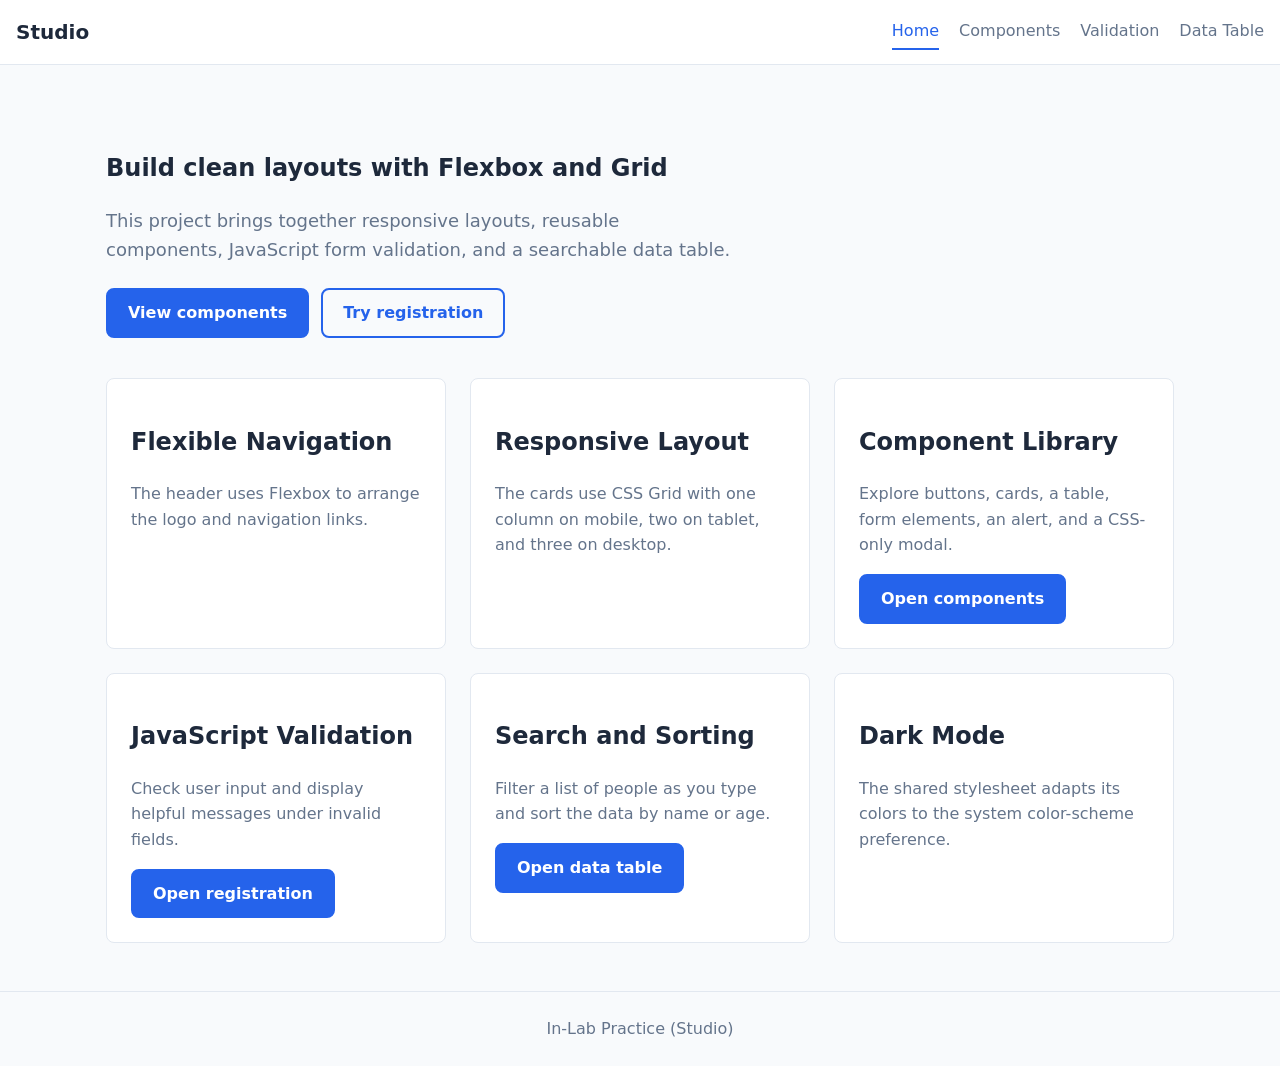
<file: index.html>
<!DOCTYPE html>
<html lang="en">
<head>
    <meta charset="UTF-8">
    <meta name="viewport" content="width=device-width, initial-scale=1">
    <title>Studio - Home</title>
    <link rel="stylesheet" href="styles.css">
</head>
<body>

<header class="site-header">
    <a class="logo" href="index.html">Studio</a>

    <nav aria-label="Main navigation">
        <ul>
            <li><a class="active" href="index.html" aria-current="page">Home</a></li>
            <li><a href="components.html">Components</a></li>
            <li><a href="validation.html">Validation</a></li>
            <li><a href="data.html">Data Table</a></li>
        </ul>
    </nav>
</header>

<main class="container">

    <section class="hero">
        <h1>Build clean layouts with Flexbox and Grid</h1>

        <p>
            This project brings together responsive layouts,
            reusable components, JavaScript form validation,
            and a searchable data table.
        </p>

        <div class="actions">
            <a class="btn" href="components.html">View components</a>
            <a class="btn btn-outline" href="validation.html">Try registration</a>
        </div>
    </section>

    <section class="grid" aria-label="Project features">

        <article class="card">
            <h2>Flexible Navigation</h2>
            <p>
                The header uses Flexbox to arrange the logo
                and navigation links.
            </p>
        </article>

        <article class="card">
            <h2>Responsive Layout</h2>
            <p>
                The cards use CSS Grid with one column on mobile,
                two on tablet, and three on desktop.
            </p>
        </article>

        <article class="card">
            <h2>Component Library</h2>
            <p>
                Explore buttons, cards, a table, form elements,
                an alert, and a CSS-only modal.
            </p>
            <a class="btn" href="components.html">Open components</a>
        </article>

        <article class="card">
            <h2>JavaScript Validation</h2>
            <p>
                Check user input and display helpful messages
                under invalid fields.
            </p>
            <a class="btn" href="validation.html">Open registration</a>
        </article>

        <article class="card">
            <h2>Search and Sorting</h2>
            <p>
                Filter a list of people as you type
                and sort the data by name or age.
            </p>
            <a class="btn" href="data.html">Open data table</a>
        </article>

        <article class="card">
            <h2>Dark Mode</h2>
            <p>
                The shared stylesheet adapts its colors
                to the system color-scheme preference.
            </p>
        </article>

    </section>

</main>

<footer class="site-footer">
    <p>In-Lab Practice (Studio)</p>
</footer>

</body>
</html>
</file>
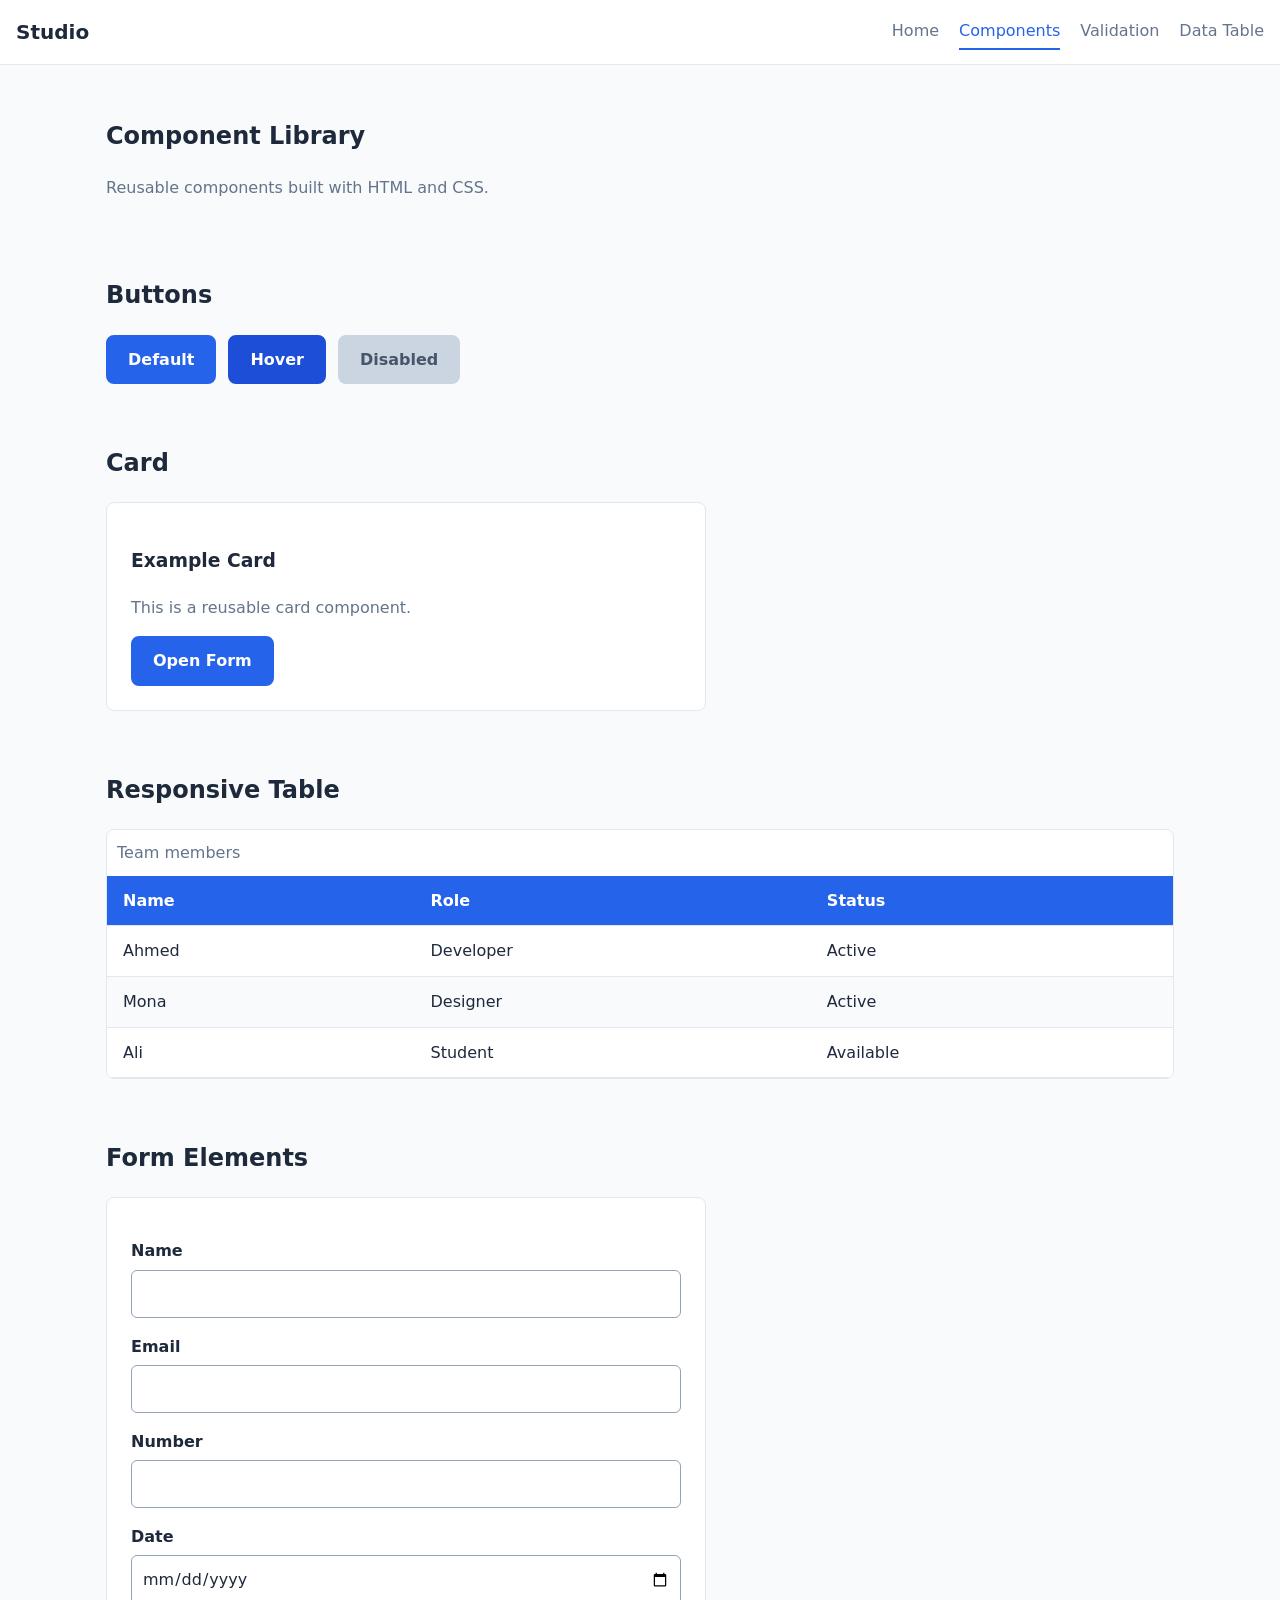
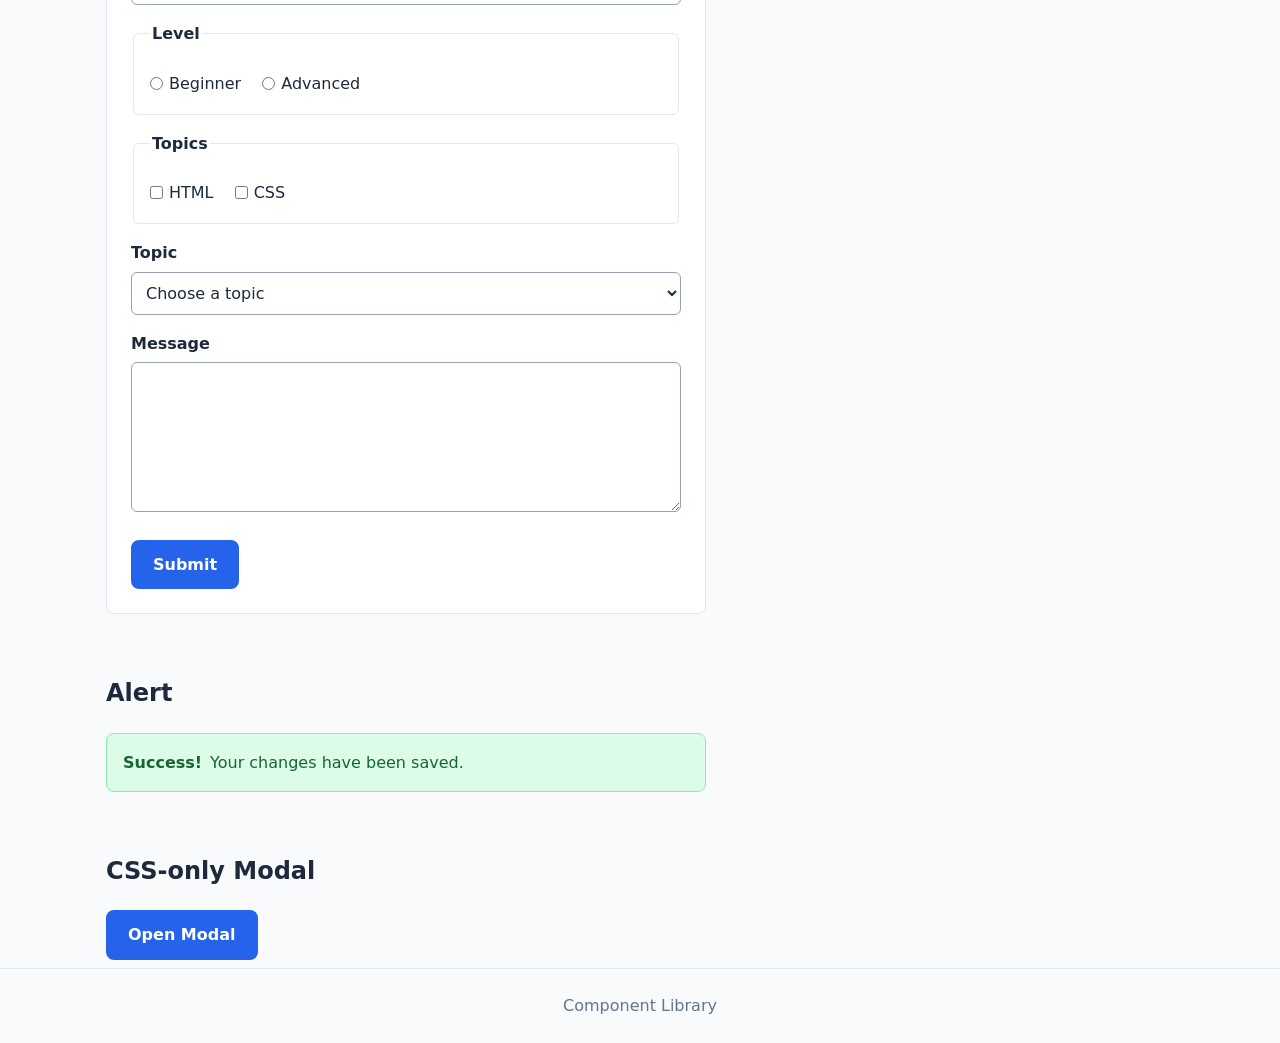
<file: components.html>
<!DOCTYPE html>
<html lang="en">
<head>
    <meta charset="UTF-8">
    <meta name="viewport" content="width=device-width, initial-scale=1">
    <title>Studio - Components</title>
    <link rel="stylesheet" href="styles.css">
</head>
<body>

<header class="site-header">
    <a class="logo" href="index.html">Studio</a>

    <nav aria-label="Main navigation">
        <ul>
            <li><a href="index.html">Home</a></li>
            <li><a class="active" href="components.html" aria-current="page">Components</a></li>
            <li><a href="validation.html">Validation</a></li>
            <li><a href="data.html">Data Table</a></li>
        </ul>
    </nav>
</header>

<main class="container">

    <section class="section">
        <h1>Component Library</h1>
        <p>Reusable components built with HTML and CSS.</p>
    </section>

    <section class="section">
        <h2>Buttons</h2>

        <div class="row">
            <button class="btn" type="button">Default</button>
            <button class="btn is-hover" type="button">Hover</button>
            <button class="btn" type="button" disabled>Disabled</button>
        </div>
    </section>

    <section class="section">
        <h2>Card</h2>

        <article class="card component-card">
            <h3>Example Card</h3>
            <p>This is a reusable card component.</p>
            <a class="btn" href="#form">Open Form</a>
        </article>
    </section>

    <section class="section">
        <h2>Responsive Table</h2>

        <div class="table-wrap">
            <table>
                <caption>Team members</caption>

                <thead>
                    <tr>
                        <th scope="col">Name</th>
                        <th scope="col">Role</th>
                        <th scope="col">Status</th>
                    </tr>
                </thead>

                <tbody>
                    <tr>
                        <td>Ahmed</td>
                        <td>Developer</td>
                        <td>Active</td>
                    </tr>
                    <tr>
                        <td>Mona</td>
                        <td>Designer</td>
                        <td>Active</td>
                    </tr>
                    <tr>
                        <td>Ali</td>
                        <td>Student</td>
                        <td>Available</td>
                    </tr>
                </tbody>
            </table>
        </div>
    </section>

    <section class="section" id="form">
        <h2>Form Elements</h2>

        <form action="#" method="get" class="component-form">

            <label for="component-name">Name</label>
            <input type="text" id="component-name" name="name" required>

            <label for="component-email">Email</label>
            <input type="email" id="component-email" name="email" required>

            <label for="component-number">Number</label>
            <input type="number" id="component-number" name="number">

            <label for="component-date">Date</label>
            <input type="date" id="component-date" name="date">

            <fieldset>
                <legend>Level</legend>

                <label class="choice">
                    <input type="radio" name="level" value="beginner">
                    Beginner
                </label>

                <label class="choice">
                    <input type="radio" name="level" value="advanced">
                    Advanced
                </label>
            </fieldset>

            <fieldset>
                <legend>Topics</legend>

                <label class="choice">
                    <input type="checkbox" name="html" value="yes">
                    HTML
                </label>

                <label class="choice">
                    <input type="checkbox" name="css" value="yes">
                    CSS
                </label>
            </fieldset>

            <label for="topic">Topic</label>

            <select id="topic" name="topic">
                <option value="">Choose a topic</option>
                <option value="flexbox">Flexbox</option>
                <option value="grid">CSS Grid</option>
                <option value="responsive">Responsive Design</option>
            </select>

            <label for="component-message">Message</label>
            <textarea id="component-message" name="message" rows="5"></textarea>

            <button class="btn" type="submit">Submit</button>

        </form>
    </section>

    <section class="section">
        <h2>Alert</h2>

        <div class="alert" role="status">
            <strong>Success!</strong>
            <span>Your changes have been saved.</span>
        </div>
    </section>

    <section class="section">
        <h2>CSS-only Modal</h2>

        <a class="btn" href="#modal">Open Modal</a>

        <div class="modal" id="modal">
            <div class="modal-box">
                <h3>Welcome</h3>
                <p>This modal works with CSS only.</p>
                <a class="btn" href="#modal-close">Close</a>
            </div>
        </div>

        <span id="modal-close"></span>
    </section>

</main>

<footer class="site-footer">
    <p>Component Library</p>
</footer>

</body>
</html>
</file>
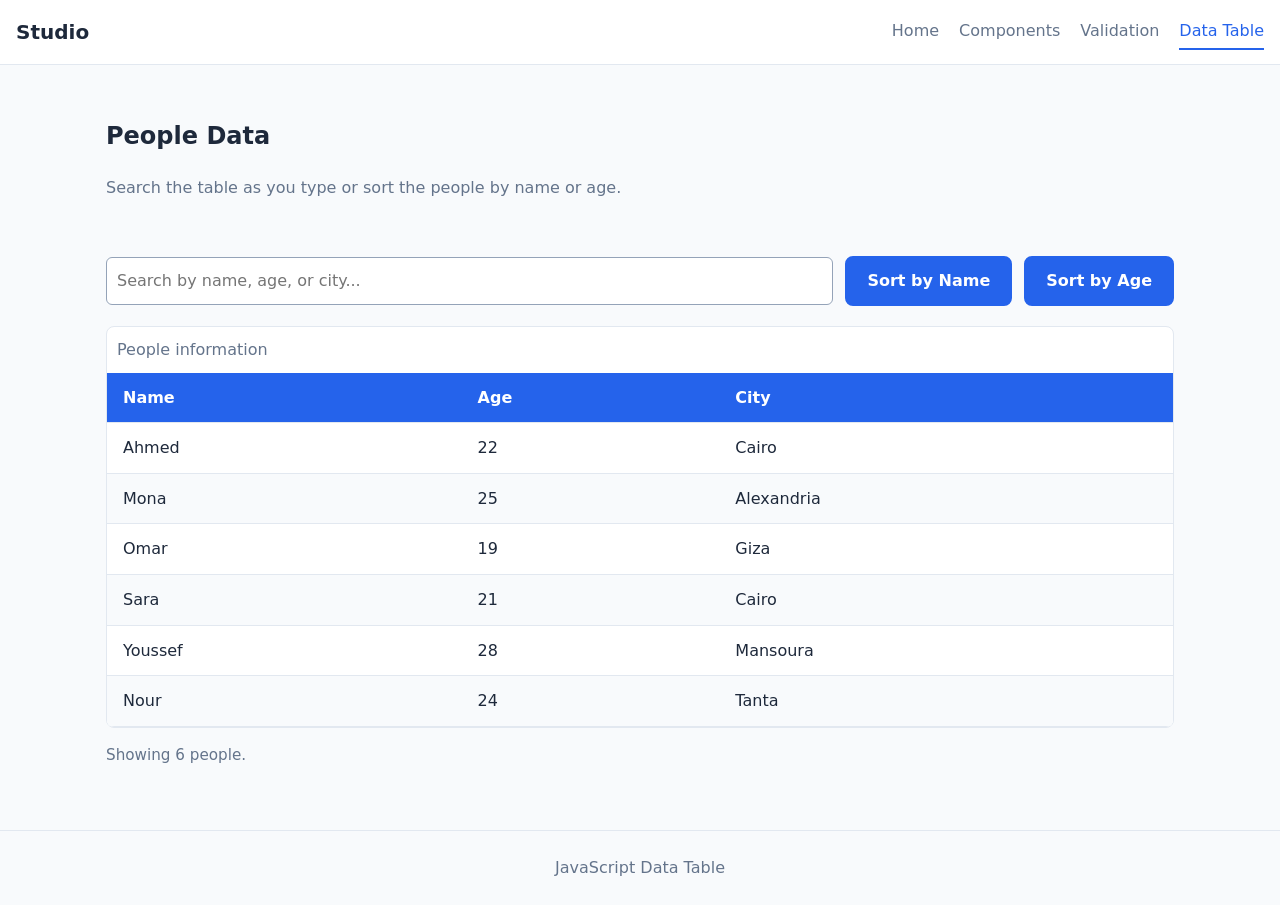
<file: data.html>
<!DOCTYPE html>
<html lang="en">
<head>
    <meta charset="UTF-8">
    <meta name="viewport" content="width=device-width, initial-scale=1">
    <title>Studio - Data Table</title>
    <link rel="stylesheet" href="styles.css">
</head>
<body>

<header class="site-header">
    <a class="logo" href="index.html">Studio</a>

    <nav aria-label="Main navigation">
        <ul>
            <li><a href="index.html">Home</a></li>
            <li><a href="components.html">Components</a></li>
            <li><a href="validation.html">Validation</a></li>
            <li><a class="active" href="data.html" aria-current="page">Data Table</a></li>
        </ul>
    </nav>
</header>

<main class="container page-content">

    <section class="section">
        <h1>People Data</h1>
        <p>Search the table as you type or sort the people by name or age.</p>
    </section>

    <section class="section">

        <div class="data-controls">
            <label class="sr-only" for="searchInput">Search people</label>

            <input
                type="search"
                id="searchInput"
                placeholder="Search by name, age, or city...">

            <button class="btn" type="button" id="sortNameButton">
                Sort by Name
            </button>

            <button class="btn" type="button" id="sortAgeButton">
                Sort by Age
            </button>
        </div>

        <div class="table-wrap">
            <table>
                <caption>People information</caption>

                <thead>
                    <tr>
                        <th scope="col">Name</th>
                        <th scope="col">Age</th>
                        <th scope="col">City</th>
                    </tr>
                </thead>

                <tbody id="tableBody"></tbody>
            </table>
        </div>

        <p id="resultMessage" class="label" role="status" aria-live="polite"></p>

    </section>

</main>

<footer class="site-footer">
    <p>JavaScript Data Table</p>
</footer>

<script>
    const people = [
        { name: "Ahmed", age: 22, city: "Cairo" },
        { name: "Mona", age: 25, city: "Alexandria" },
        { name: "Omar", age: 19, city: "Giza" },
        { name: "Sara", age: 21, city: "Cairo" },
        { name: "Youssef", age: 28, city: "Mansoura" },
        { name: "Nour", age: 24, city: "Tanta" }
    ];

    const tableBody = document.getElementById("tableBody");
    const searchInput = document.getElementById("searchInput");
    const sortNameButton = document.getElementById("sortNameButton");
    const sortAgeButton = document.getElementById("sortAgeButton");
    const resultMessage = document.getElementById("resultMessage");

    let displayedPeople = [...people];

    function displayPeople(data) {
        tableBody.replaceChildren();

        data.forEach(function (person) {
            const row = document.createElement("tr");

            const nameCell = document.createElement("td");
            const ageCell = document.createElement("td");
            const cityCell = document.createElement("td");

            nameCell.textContent = person.name;
            ageCell.textContent = person.age;
            cityCell.textContent = person.city;

            row.append(nameCell, ageCell, cityCell);
            tableBody.appendChild(row);
        });

        if (data.length === 0) {
            resultMessage.textContent = "No matching results found.";
        } else {
            resultMessage.textContent = "Showing " + data.length + " people.";
        }
    }

    function searchPeople() {
        const searchText = searchInput.value.trim().toLowerCase();

        displayedPeople = people.filter(function (person) {
            return person.name.toLowerCase().includes(searchText)
                || String(person.age).includes(searchText)
                || person.city.toLowerCase().includes(searchText);
        });

        displayPeople(displayedPeople);
    }

    searchInput.addEventListener("input", searchPeople);

    sortNameButton.addEventListener("click", function () {
        displayedPeople.sort(function (a, b) {
            return a.name.localeCompare(b.name);
        });

        displayPeople(displayedPeople);
    });

    sortAgeButton.addEventListener("click", function () {
        displayedPeople.sort(function (a, b) {
            return a.age - b.age;
        });

        displayPeople(displayedPeople);
    });

    displayPeople(displayedPeople);
</script>

</body>
</html>
</file>
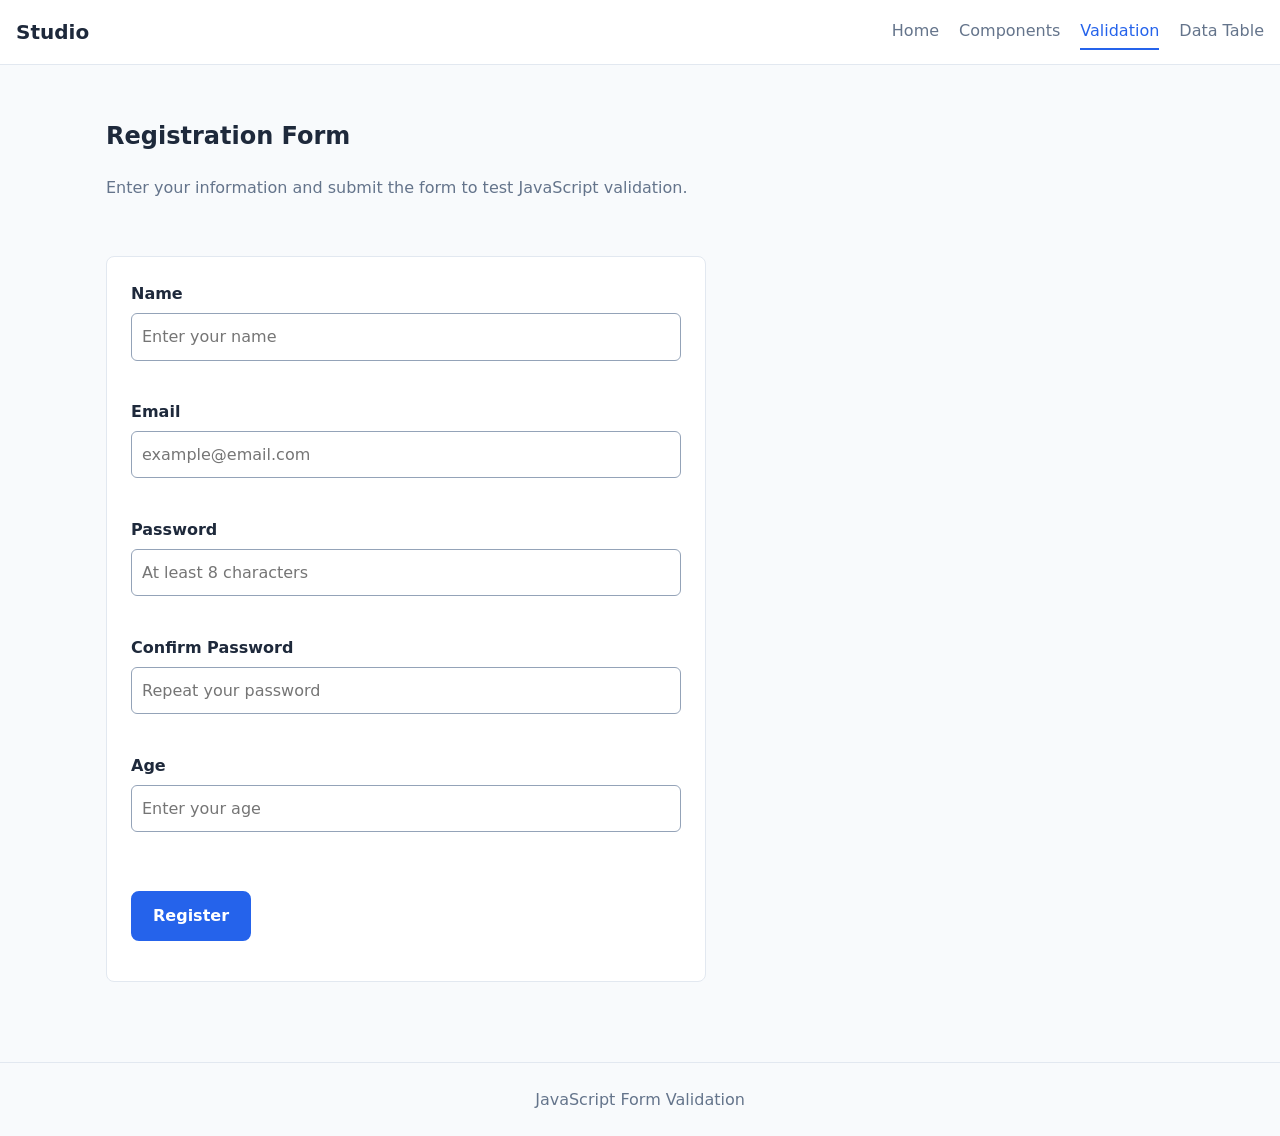
<file: validation.html>
<!DOCTYPE html>
<html lang="en">

<head>
    <meta charset="UTF-8">
    <meta name="viewport" content="width=device-width, initial-scale=1">

    <title>Studio - Validation</title>

    <link rel="stylesheet" href="styles.css">
</head>

<body>

    <!-- Header -->

    <header class="site-header">

        <a class="logo" href="index.html">Studio</a>

        <nav aria-label="Main navigation">
            <ul>
                <li>
                    <a href="index.html">Home</a>
                </li>

                <li>
                    <a href="components.html">Components</a>
                </li>

                <li>
                    <a class="active"
                       href="validation.html"
                       aria-current="page">
                        Validation
                    </a>
                </li>

                <li>
                    <a href="data.html">Data Table</a>
                </li>
            </ul>
        </nav>

    </header>


    <!-- Main Content -->

    <main class="container page-content">

        <section class="section">

            <h1>Registration Form</h1>

            <p>
                Enter your information and submit the form
                to test JavaScript validation.
            </p>

        </section>


        <!-- Registration Form -->

        <section class="section">

            <form id="registrationForm"
                  class="app-form"
                  novalidate>

                <!-- Name -->

                <div class="field">

                    <label for="name">Name</label>

                    <input
                        type="text"
                        id="name"
                        name="name"
                        placeholder="Enter your name">

                    <span class="error" id="nameError"></span>

                </div>


                <!-- Email -->

                <div class="field">

                    <label for="email">Email</label>

                    <input
                        type="email"
                        id="email"
                        name="email"
                        placeholder="example@email.com">

                    <span class="error" id="emailError"></span>

                </div>


                <!-- Password -->

                <div class="field">

                    <label for="password">Password</label>

                    <input
                        type="password"
                        id="password"
                        name="password"
                        placeholder="At least 8 characters">

                    <span class="error" id="passwordError"></span>

                </div>


                <!-- Confirm Password -->

                <div class="field">

                    <label for="confirmPassword">
                        Confirm Password
                    </label>

                    <input
                        type="password"
                        id="confirmPassword"
                        name="confirmPassword"
                        placeholder="Repeat your password">

                    <span
                        class="error"
                        id="confirmPasswordError">
                    </span>

                </div>


                <!-- Age -->

                <div class="field">

                    <label for="age">Age</label>

                    <input
                        type="number"
                        id="age"
                        name="age"
                        placeholder="Enter your age">

                    <span class="error" id="ageError"></span>

                </div>


                <!-- Submit Button -->

                <button class="btn" type="submit">
                    Register
                </button>


                <!-- Success Message -->

                <p
                    id="successMessage"
                    class="success-message"
                    role="status"
                    aria-live="polite">
                </p>

            </form>

        </section>

    </main>


    <!-- Footer -->

    <footer class="site-footer">

        <p>JavaScript Form Validation</p>

    </footer>


    <!-- JavaScript -->

    <script>

        // Get the form and its input fields

        const form = document.getElementById("registrationForm");

        const nameInput = document.getElementById("name");

        const emailInput = document.getElementById("email");

        const passwordInput = document.getElementById("password");

        const confirmPasswordInput =
            document.getElementById("confirmPassword");

        const ageInput = document.getElementById("age");

        const successMessage =
            document.getElementById("successMessage");


        // Display an error message

        function showError(inputId, message) {

            document.getElementById(inputId + "Error").textContent =
                message;

        }


        // Validate Name

        function validateName() {

            const name = nameInput.value.trim();

            if (name === "") {

                showError("name", "Name is required.");

                return false;

            }

            if (name.length < 2) {

                showError(
                    "name",
                    "Name must contain at least 2 characters."
                );

                return false;

            }

            showError("name", "");

            return true;

        }


        // Validate Email

        function validateEmail() {

            const email = emailInput.value.trim();

            const emailPattern =
                /^[^\s@]+@[^\s@]+\.[^\s@]+$/;

            if (email === "") {

                showError("email", "Email is required.");

                return false;

            }

            if (!emailPattern.test(email)) {

                showError("email", "Please enter a valid email.");

                return false;

            }

            showError("email", "");

            return true;

        }


        // Validate Password

        function validatePassword() {

            const password = passwordInput.value;

            if (password === "") {

                showError("password", "Password is required.");

                return false;

            }

            if (password.length < 8) {

                showError(
                    "password",
                    "Password must be at least 8 characters."
                );

                return false;

            }

            showError("password", "");

            return true;

        }


        // Validate Confirm Password

        function validateConfirmPassword() {

            const password = passwordInput.value;

            const confirmPassword = confirmPasswordInput.value;

            if (confirmPassword === "") {

                showError(
                    "confirmPassword",
                    "Please confirm your password."
                );

                return false;

            }

            if (password !== confirmPassword) {

                showError(
                    "confirmPassword",
                    "Passwords do not match."
                );

                return false;

            }

            showError("confirmPassword", "");

            return true;

        }


        // Validate Age

        function validateAge() {

            const ageValue = ageInput.value;

            const age = Number(ageValue);

            if (ageValue.trim() === "") {

                showError("age", "Age is required.");

                return false;

            }

            if (
                !Number.isInteger(age) ||
                age < 1 ||
                age > 120
            ) {

                showError(
                    "age",
                    "Age must be a number between 1 and 120."
                );

                return false;

            }

            showError("age", "");

            return true;

        }


        // Validate the form when the user submits it

        form.addEventListener("submit", function (event) {

            // Prevent normal form submission

            event.preventDefault();


            // Check every field

            const isNameValid = validateName();

            const isEmailValid = validateEmail();

            const isPasswordValid = validatePassword();

            const isConfirmPasswordValid =
                validateConfirmPassword();

            const isAgeValid = validateAge();


            // If any field is invalid, stop here

            if (
                !isNameValid ||
                !isEmailValid ||
                !isPasswordValid ||
                !isConfirmPasswordValid ||
                !isAgeValid
            ) {

                successMessage.textContent = "";

                return;

            }


            // All fields are valid

            successMessage.textContent =
                "Registration successful! This is a front-end demo.";

        });


        // Clear the success message when the user edits the form

        form.addEventListener("input", function () {

            successMessage.textContent = "";

        });

    </script>

</body>

</html>
</file>
<file: styles.css>
:root {
    --primary: #2563eb;
    --primary-dark: #1d4ed8;
    --bg: #f8fafc;
    --surface: #ffffff;
    --text: #1e293b;
    --muted: #64748b;
    --border: #e2e8f0;
    --radius: 8px;
    --space: 16px;
}

* {
    box-sizing: border-box;
}

html {
    scroll-behavior: smooth;
}

body {
    margin: 0;
    font-family: system-ui, sans-serif;
    background: var(--bg);
    color: var(--text);
    line-height: 1.6;
}

.container {
    max-width: 1100px;
    margin: 0 auto;
    padding: 0 var(--space);
}

.site-header {
    display: flex;
    justify-content: space-between;
    align-items: center;
    flex-wrap: wrap;
    gap: var(--space);
    padding: 14px var(--space);
    background: var(--surface);
    border-bottom: 1px solid var(--border);
}

.logo {
    color: var(--text);
    font-size: 1.25rem;
    font-weight: 700;
    text-decoration: none;
}

.site-header ul {
    display: flex;
    flex-wrap: wrap;
    gap: 20px;
    list-style: none;
    margin: 0;
    padding: 0;
}

.site-header nav a {
    display: inline-block;
    color: var(--muted);
    text-decoration: none;
    padding: 4px 0;
}

.site-header nav a:hover,
.site-header nav a.active {
    color: var(--primary);
    border-bottom: 2px solid var(--primary);
}

.hero {
    padding: 64px 0 40px;
}

.hero p {
    max-width: 55ch;
    color: var(--muted);
    font-size: 1.125rem;
}

.actions,
.row,
.data-controls {
    display: flex;
    flex-wrap: wrap;
    gap: 12px;
    align-items: center;
}

.actions {
    margin-top: 24px;
}

.btn {
    display: inline-block;
    padding: 10px 20px;
    font: inherit;
    font-weight: 600;
    color: #ffffff;
    background: var(--primary);
    border: 2px solid var(--primary);
    border-radius: var(--radius);
    text-decoration: none;
    cursor: pointer;
}

.btn:hover:not(:disabled),
.btn.is-hover {
    background: var(--primary-dark);
    border-color: var(--primary-dark);
}

.btn:focus-visible,
a:focus-visible,
input:focus-visible,
select:focus-visible,
textarea:focus-visible {
    outline: 3px solid #93b4f8;
    outline-offset: 2px;
}

.btn:disabled {
    background: #cbd5e1;
    border-color: #cbd5e1;
    color: #475569;
    cursor: not-allowed;
}

.btn-outline {
    background: transparent;
    color: var(--primary);
}

.btn-outline:hover {
    background: var(--primary);
    color: #ffffff;
}

.grid {
    display: grid;
    grid-template-columns: 1fr;
    gap: 24px;
    padding-bottom: 48px;
}

.card {
    background: var(--surface);
    border: 1px solid var(--border);
    border-radius: var(--radius);
    padding: 24px;
}

.card p {
    color: var(--muted);
}

.component-card {
    max-width: 600px;
}

.site-footer {
    border-top: 1px solid var(--border);
    padding: 24px;
    color: var(--muted);
    text-align: center;
}

.site-footer p {
    margin: 0;
}

.section {
    padding: 32px 0 8px;
}

.section > p {
    color: var(--muted);
}

.table-wrap {
    overflow-x: auto;
    background: var(--surface);
    border: 1px solid var(--border);
    border-radius: var(--radius);
}

table {
    width: 100%;
    min-width: 500px;
    border-collapse: collapse;
    background: var(--surface);
}

caption {
    padding: 10px;
    color: var(--muted);
    text-align: left;
}

th,
td {
    padding: 12px 16px;
    text-align: left;
    border-bottom: 1px solid var(--border);
}

th {
    background: var(--primary);
    color: #ffffff;
}

tbody tr:nth-child(even) {
    background: var(--bg);
}

form {
    max-width: 600px;
    background: var(--surface);
    padding: 24px;
    border: 1px solid var(--border);
    border-radius: var(--radius);
}

label,
legend {
    font-weight: 600;
}

.component-form > label,
.field > label {
    display: block;
    margin-top: 16px;
}

input,
select,
textarea {
    width: 100%;
    padding: 10px;
    margin-top: 6px;
    border: 1px solid #94a3b8;
    border-radius: 6px;
    background: var(--surface);
    color: var(--text);
    font: inherit;
}

textarea {
    resize: vertical;
}

fieldset {
    margin-top: 16px;
    padding: 16px;
    border: 1px solid var(--border);
    border-radius: 6px;
}

fieldset .choice {
    display: inline-flex;
    align-items: center;
    gap: 6px;
    margin: 8px 16px 0 0;
    font-weight: 400;
}

fieldset input {
    width: auto;
    margin: 0;
}

form .btn {
    margin-top: 20px;
}

.page-content {
    padding-bottom: 40px;
}

.app-form {
    margin-bottom: 32px;
}

.field {
    margin-bottom: 16px;
}

.field label {
    display: block;
    margin-top: 0;
}

.error {
    display: block;
    min-height: 1.3em;
    margin-top: 4px;
    color: #b91c1c;
    font-size: 0.9rem;
}

.success-message {
    color: #166534;
    margin-bottom: 0;
}

.data-controls {
    margin-bottom: 20px;
}

.data-controls input {
    flex: 1;
    min-width: 220px;
    margin-top: 0;
}

.label {
    color: var(--muted);
    font-size: 0.95rem;
}

.sr-only {
    position: absolute;
    width: 1px;
    height: 1px;
    padding: 0;
    margin: -1px;
    overflow: hidden;
    clip: rect(0, 0, 0, 0);
    white-space: nowrap;
    border: 0;
}

.alert {
    display: flex;
    flex-wrap: wrap;
    gap: 8px;
    align-items: baseline;
    max-width: 600px;
    padding: 16px;
    border: 1px solid #86efac;
    border-radius: var(--radius);
    background: #dcfce7;
    color: #166534;
}

.modal {
    position: fixed;
    inset: 0;
    z-index: 10;
    display: none;
    justify-content: center;
    align-items: center;
    padding: 20px;
    background: rgba(0, 0, 0, 0.6);
}

.modal:target {
    display: flex;
}

.modal-box {
    max-width: 400px;
    padding: 24px;
    background: var(--surface);
    color: var(--text);
    border-radius: var(--radius);
}

@media (min-width: 600px) {
    .grid {
        grid-template-columns: repeat(2, 1fr);
    }
}

@media (min-width: 1024px) {
    .grid {
        grid-template-columns: repeat(3, 1fr);
    }
}

@media (prefers-color-scheme: dark) {
    :root {
        --primary: #60a5fa;
        --primary-dark: #3b82f6;
        --bg: #0f172a;
        --surface: #1e293b;
        --text: #e2e8f0;
        --muted: #cbd5e1;
        --border: #475569;
    }

    .btn {
        color: #0f172a;
    }

    .btn-outline {
        color: var(--primary);
    }

    .btn-outline:hover {
        color: #ffffff;
    }

    .alert {
        background: #14532d;
        color: #dcfce7;
        border-color: #22c55e;
    }

    .error {
        color: #fca5a5;
    }

    .success-message {
        color: #86efac;
    }
}
</file>
